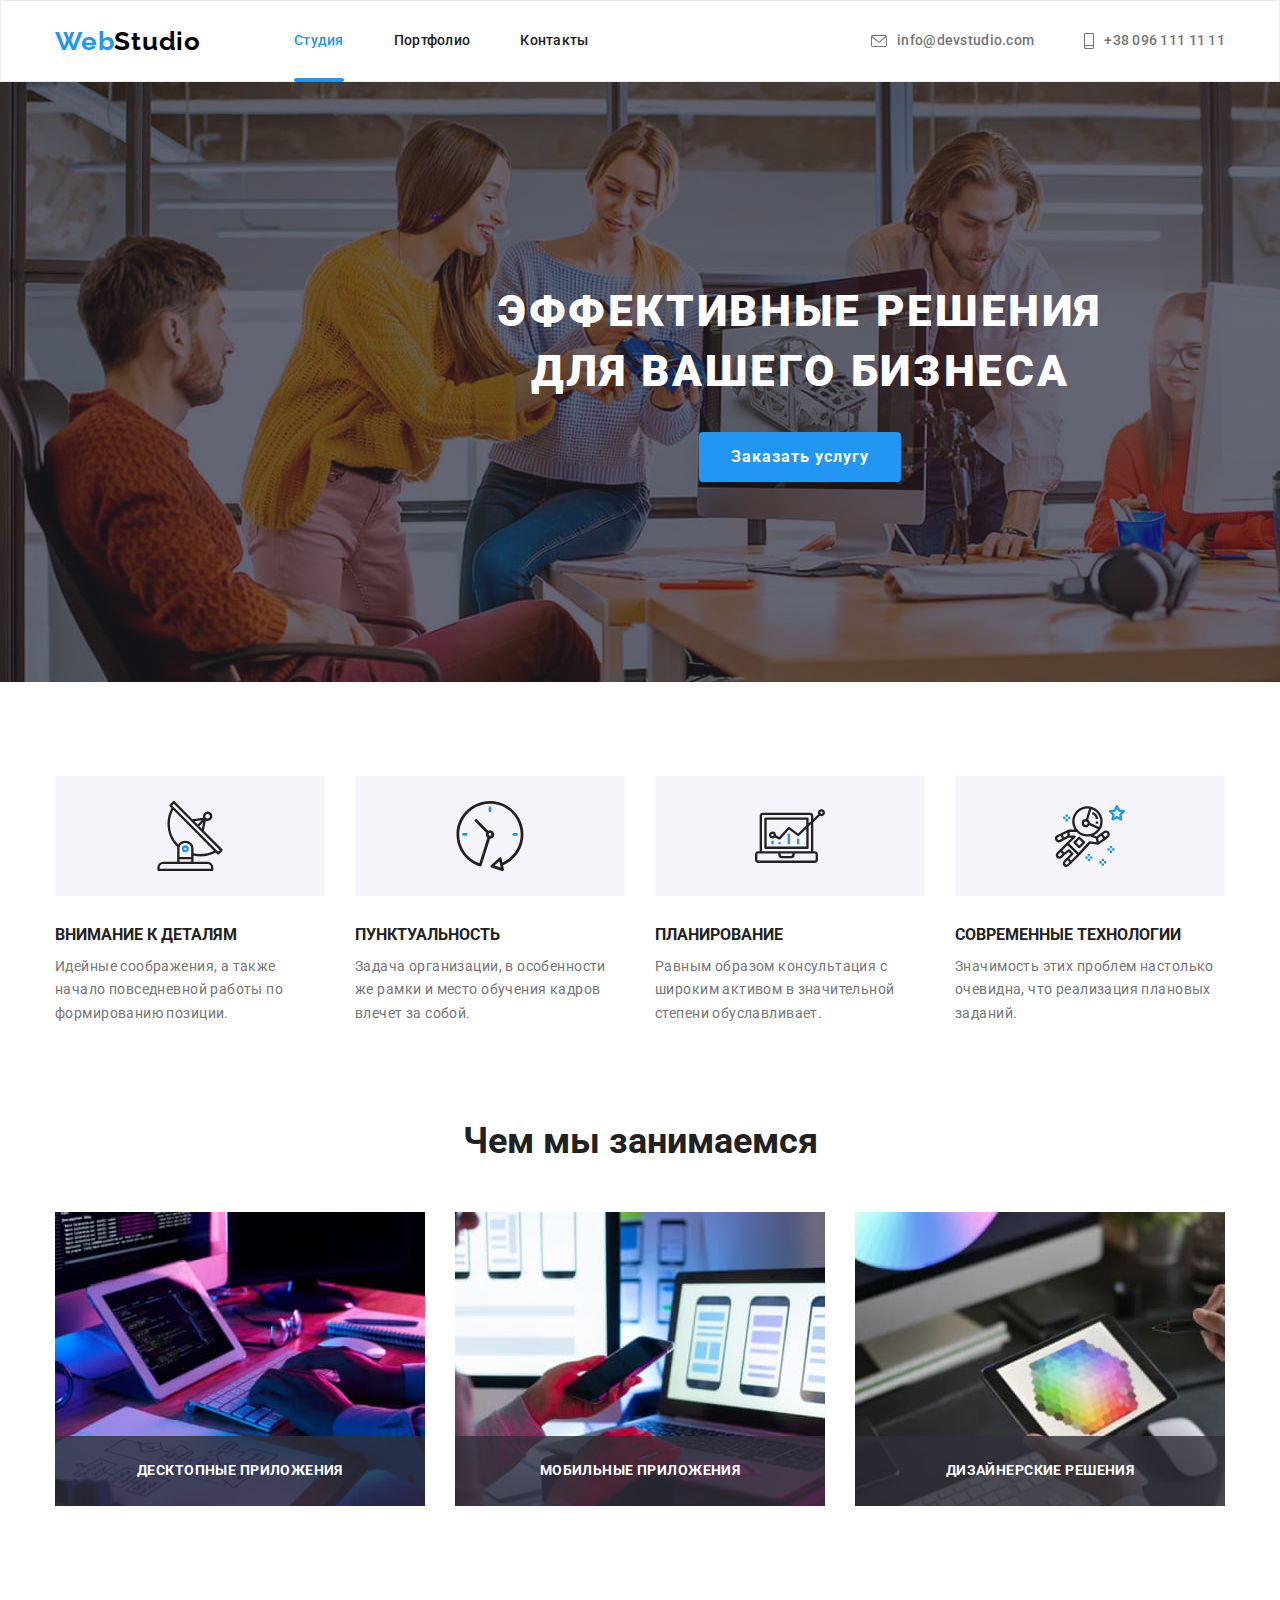
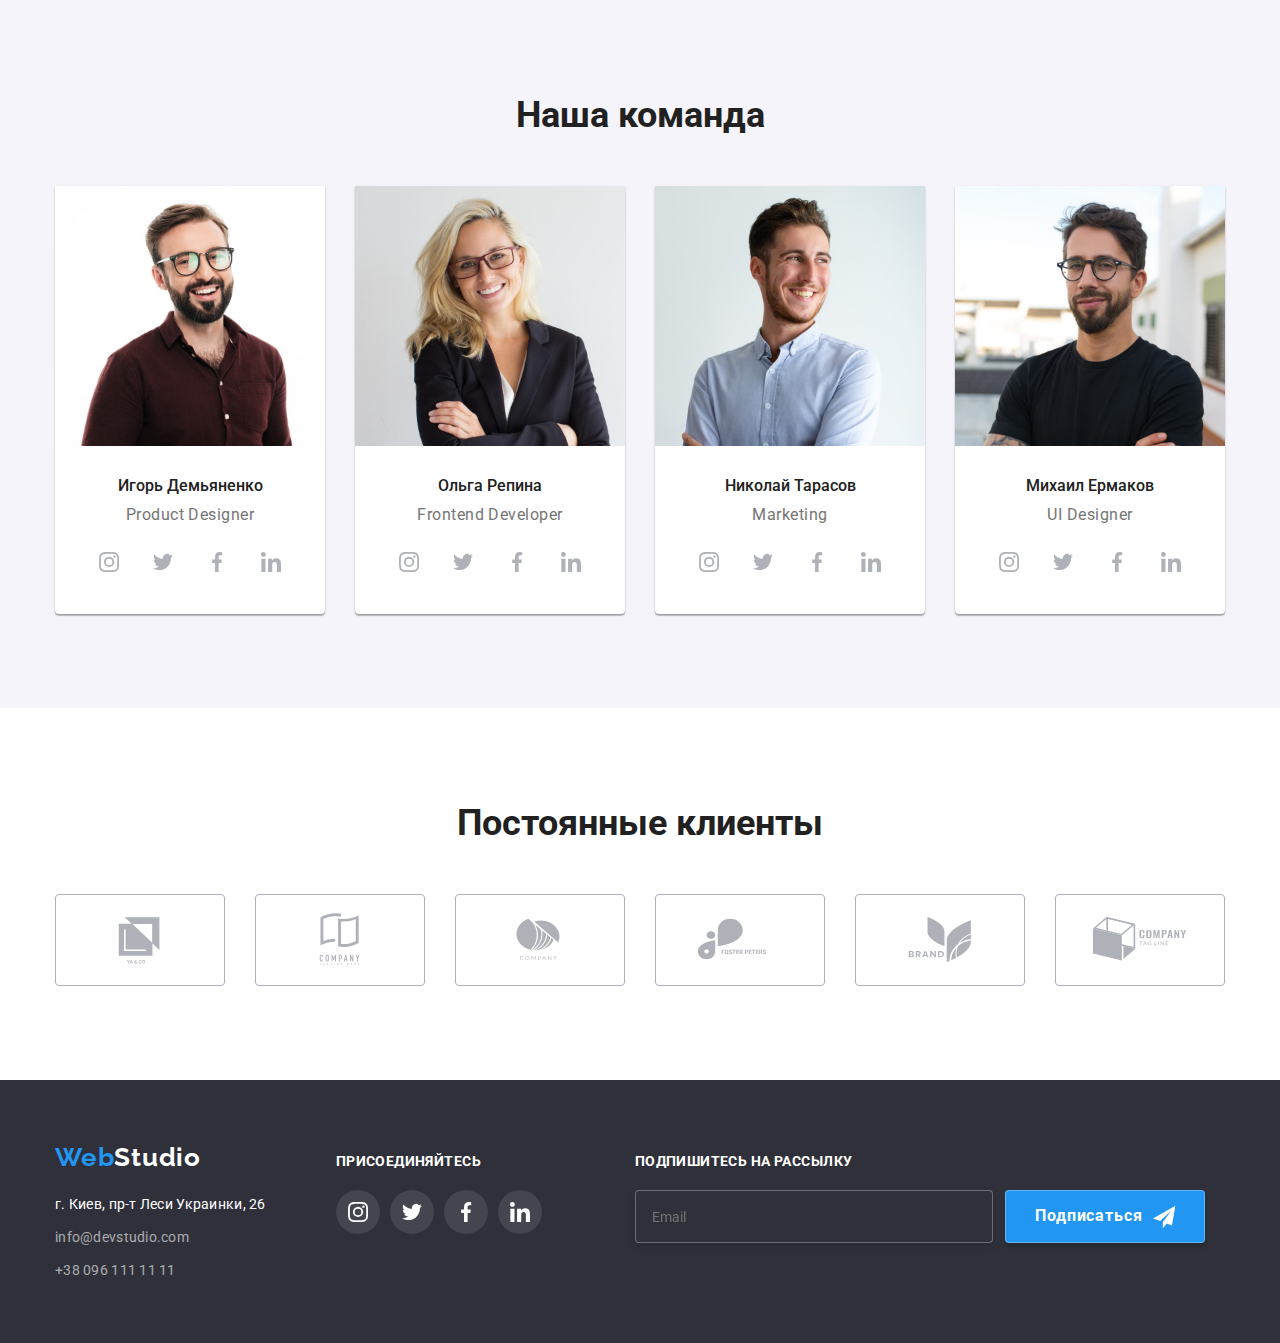
<file: index.html>
<!DOCTYPE html>
<html lang="ru">
<head>
    <meta charset="UTF-8">
    <meta http-equiv="X-UA-Compatible" content="IE=edge">
    <meta name="viewport" content="width=device-width, initial-scale=1.0">
    <title>WebStudio</title>
    <link href="https://fonts.googleapis.com/css2?family=Raleway:wght@700&family=Roboto:wght@400;500;700;900&display=swap" rel="stylesheet">
    <link rel="stylesheet" href="https://cdnjs.cloudflare.com/ajax/libs/modern-normalize/1.1.0/modern-normalize.min.css">
    <link rel="stylesheet" href="./css/styles.css">
</head>
<body>
    <!-- head of info -->
    <header class="style">
        <div class="container main-nav">
            <nav class="main-nav">
                <a href="./index.html" class="logo">Web<span class="logo-style">Studio</span></a>

                <ul class="list site-nav">
                    <li class="nav-item"><a href="./index.html" class="link current">Студия</a></li>
                    <li class="nav-item"><a href="./portfolio.html" class="link">Портфолио</a></li>
                    <li class="nav-item"><a href="./index.html" class="link">Контакты</a></li>
                </ul>
            </nav>
                <ul class="list contacts header-c">
                    <li class="nav-item">
                        <a href="mailto:info@devstudio.com" class="link">
                            <svg class="item-f" width="16" height="12">
                                <use href="./image/icons.svg#icon-envelope-opt"></use>
                            </svg>
                            info@devstudio.com
                        </a>
                    </li>
                    <li class="nav-item">
                        <a href="tel:+380961111111" class="link">
                        <svg class="item-f" width="10" height="16">
                            <use href="./image/icons.svg#icon-smartphone-opt"></use>
                        </svg>
                        +38 096 111 11 11
                        </a> 
                    </li>
                </ul>
        </div>
    </header>

    <main>
        <!-- hero -->
            <section class="hero accent-bg">
            <div class="container">
                <h1 class="hero-title">Эффективные решения для вашего бизнеса</h1>
               <button type="button" class="button" data-modal-open>Заказать услугу</button>
               <div class="backdrop is-hidden" data-modal>
                   <div class="modal">
                       <button type="button" class="modal-exit" data-modal-close>
                       <svg width="30" height="30">
                           <use href="./image/icons.svg#icon-close-c"></use>
                       </svg>
                        </button>
                   </div>
               </div>
            </div>
            </section>
            
        <!-- competencies -->
        <section class="section">
            <div class="container">
                <!-- hidden title -->
                <h2 class="section-title" hidden>Наши компетенции</h2>
                <!-- end of hidden title -->
                <ul class="list competencies">
                    <li class="comp-item">
                        <div class="items-s">
                            <svg width="70" height="70">
                                <use href="./image/icons.svg#icon-antenna-opt"></use>
                            </svg>
                        </div>
                            <h3 class="title">Внимание к деталям</h3>
                            <p class="content">Идейные соображения, а также начало повседневной работы по формированию позиции.</p>
                    </li>
                    <li class="comp-item"> 
                        <div class="items-s">
                            <svg width="70" height="70">
                                <use href="./image/icons.svg#icon-clock-opt"></use>
                            </svg>
                        </div>
                        <h3 class="title">Пунктуальность</h3>
                        <p class="content">Задача организации, в особенности же рамки и место обучения кадров влечет за собой.</p>
                    </li>
                    <li class="comp-item">
                        <div class="items-s">
                            <svg width="70" height="70">
                                <use href="./image/icons.svg#icon-diagram-opt"></use>
                            </svg>
                        </div>
                        <h3 class="title">Планирование</h3>
                        <p class="content">Равным образом консультация с широким активом в значительной степени обуславливает.</p>
                    </li>
                    <li class="comp-item">
                        <div class="items-s">
                            <svg width="70" height="70">
                                <use href="./image/icons.svg#icon-astronaut-opt"></use>
                            </svg>
                        </div>
                        <h3 class="title">Современные технологии</h3>
                        <p class="content">Значимость этих проблем настолько очевидна, что реализация плановых заданий.</p>
                    </li>
                </ul>
            </div>
        </section>

        <!-- affairs -->
        <section class="section no-padding">
            <div class="container">
                <h2 class="section-title">Чем мы занимаемся</h2>
                <ul class="list images">
                    <li class="list-img">
                        <div class="affairs">
                            <img src="./image/zanyatie-1-sq.jpg" alt="работает на десктопным приложением" width="370">
                            <p class="text">Десктопные приложения</p>
                        </div>
                    </li>
                    <li class="list-img">
                        <div class="affairs">
                            <img src="./image/zanyatie-2-sq.jpg" alt="работает на мобильном приложении" width="370">
                            <p class="text">Мобильные приложения</p>
                        </div>
                    </li>
                    <li class="list-img">
                        <div class="affairs">
                            <img src="./image/zanyatie-3-sq.jpg" alt="работает с палитрой цветов" width="370">
                            <p class="text">Дизайнерские решения</p>
                        </div>
                    </li>
                </ul>
            </div>
        </section>

        <!-- staffing -->
        <section class="section bgcolor-staff">
            <div class="container">
                <h2 class="section-title">Наша команда</h2>
                <ul class="list staffing">
                    <li class="staff-item">
                        <img src="./image/demyanenko-sq.jpg" alt="Product Designer Игорь Демьяненко" width="270">
                        <div class="staff-stand">
                            <h3 class="title">Игорь Демьяненко</h3>
                            <p lang="en" class="staff-name">Product Designer</p>
                            <ul class="list staffing">

                                <li class="staff-margin"> 
                                    <a href="" class="staff-icon">
                                        <svg class="color-icon" width="20" height="20">
                                            <use href="./image/icons.svg#icon-instagram-opt"></use>
                                        </svg>
                                    </a>
                                </li>

                                <li class="staff-margin"> 
                                    <a href="" class="staff-icon">
                                    <svg class="color-icon" width="20" height="20">
                                        <use href="./image/icons.svg#icon-twitter-opt"></use>
                                    </svg>
                                </a>
                                </li>

                                <li class="staff-margin"> 
                                    <a href="" class="staff-icon">
                                    <svg class="color-icon" width="20" height="20">
                                        <use href="./image/icons.svg#icon-facebook-opt"></use>
                                    </svg>
                                </a>
                                </li>

                                <li class="staff-margin"> 
                                    <a href="" class="staff-icon">
                                    <svg class="color-icon" width="20" height="20">
                                        <use href="./image/icons.svg#icon-linkedin-opt"></use>
                                    </svg>
                                </a>
                                </li>
                            </ul>
                        </div>
                    </li>
                    <li class="staff-item">
                        <img src="./image/repina-sq.jpg" alt="Frontend Developer Ольга Репина" width="270">
                        <div class="staff-stand">
                            <h3 class="title">Ольга Репина</h3>
                            <p lang="en" class="staff-name">Frontend Developer</p>
                            <ul class="list staffing">
                            
                                <li class="staff-margin">
                                    <a href="" class="staff-icon">
                                        <svg class="color-icon" width="20" height="20">
                                            <use href="./image/icons.svg#icon-instagram-opt"></use>
                                        </svg>
                                    </a>
                                </li>
                            
                                <li class="staff-margin">
                                    <a href="" class="staff-icon">
                                        <svg class="color-icon" width="20" height="20">
                                            <use href="./image/icons.svg#icon-twitter-opt"></use>
                                        </svg>
                                    </a>
                                </li>
                            
                                <li class="staff-margin">
                                    <a href="" class="staff-icon">
                                        <svg class="color-icon" width="20" height="20">
                                            <use href="./image/icons.svg#icon-facebook-opt"></use>
                                        </svg>
                                    </a>
                                </li>
                            
                                <li class="staff-margin">
                                    <a href="" class="staff-icon">
                                        <svg class="color-icon" width="20" height="20">
                                            <use href="./image/icons.svg#icon-linkedin-opt"></use>
                                        </svg>
                                    </a>
                                </li>
                            </ul>
                        </div>
                    </li>
                    <li class="staff-item">
                        <img src="./image/tarasov-sq.jpg" alt="Marketing Николай Тарасов" width="270">
                        <div class="staff-stand">
                            <h3 class="title">Николай Тарасов</h3>
                            <p lang="en" class="staff-name">Marketing</p>
                            <ul class="list staffing">
                            
                                <li class="staff-margin">
                                    <a href="" class="staff-icon">
                                        <svg class="color-icon" width="20" height="20">
                                            <use href="./image/icons.svg#icon-instagram-opt"></use>
                                        </svg>
                                    </a>
                                </li>
                            
                                <li class="staff-margin">
                                    <a href="" class="staff-icon">
                                        <svg class="color-icon" width="20" height="20">
                                            <use href="./image/icons.svg#icon-twitter-opt"></use>
                                        </svg>
                                    </a>
                                </li>
                            
                                <li class="staff-margin">
                                    <a href="" class="staff-icon">
                                        <svg class="color-icon" width="20" height="20">
                                            <use href="./image/icons.svg#icon-facebook-opt"></use>
                                        </svg>
                                    </a>
                                </li>
                            
                                <li class="staff-margin">
                                    <a href="" class="staff-icon">
                                        <svg class="color-icon" width="20" height="20">
                                            <use href="./image/icons.svg#icon-linkedin-opt"></use>
                                        </svg>
                                    </a>
                                </li>
                            </ul>
                        </div>
                    </li>
                    <li class="staff-item">
                        <img src="./image/ermakov-sq.jpg" alt="UI Designer Михаил Ермаков" width="270">
                        <div class="staff-stand">
                            <h3 class="title">Михаил Ермаков</h3>
                            <p lang="en" class="staff-name">UI Designer</p>
                            <ul class="list staffing">
                            
                                <li class="staff-margin">
                                    <a href="" class="staff-icon">
                                        <svg class="color-icon" width="20" height="20">
                                            <use href="./image/icons.svg#icon-instagram-opt"></use>
                                        </svg>
                                    </a>
                                </li>
                            
                                <li class="staff-margin">
                                    <a href="" class="staff-icon">
                                        <svg class="color-icon" width="20" height="20">
                                            <use href="./image/icons.svg#icon-twitter-opt"></use>
                                        </svg>
                                    </a>
                                </li>
                            
                                <li class="staff-margin">
                                    <a href="" class="staff-icon">
                                        <svg class="color-icon" width="20" height="20">
                                            <use href="./image/icons.svg#icon-facebook-opt"></use>
                                        </svg>
                                    </a>
                                </li>
                            
                                <li class="staff-margin">
                                    <a href="" class="staff-icon">
                                        <svg class="color-icon" width="20" height="20">
                                            <use href="./image/icons.svg#icon-linkedin-opt"></use>
                                        </svg>
                                    </a>
                                </li>
                            </ul>
                        </div>
                    </li>
                </ul>
            </div>
        </section>

        <!-- clients -->
        <section class="section">
            <div class="container">
            <h2 class="section-title">Постоянные клиенты</h2>
                <ul class="list staffing">

                    <li class="clients">
                        <a href="" class="clients-link">
                            <svg class="clients-icon" width="106" height="60">
                                <use href="./image/icons.svg#icon-client-1-1"></use>
                            </svg>
                        </a>
                    </li>

                    <li class="clients">
                        <a href="" class="clients-link">
                            <svg class="clients-icon" width="106" height="60">
                                <use href="./image/icons.svg#icon-client-2-2"></use>
                            </svg>
                        </a>
                    </li>
                    <li class="clients">
                        <a href="" class="clients-link">
                            <svg class="clients-icon" width="106" height="60">
                                <use href="./image/icons.svg#icon-client-3-3"></use>
                            </svg>
                        </a>
                    </li>
                    <li class="clients">
                        <a href="" class="clients-link">
                            <svg class="clients-icon" width="106" height="60">
                                <use href="./image/icons.svg#icon-client-4-4"></use>
                            </svg>
                        </a>
                    </li>
                    <li class="clients">
                        <a href="" class="clients-link">
                            <svg class="clients-icon" width="106" height="60">
                                <use href="./image/icons.svg#icon-client-5-5"></use>
                            </svg>
                        </a>
                    </li>
                    <li class="clients">
                        <a href="" class="clients-link">
                            <svg class="clients-icon" width="106" height="60">
                                <use href="./image/icons.svg#icon-client-6-6"></use>
                            </svg>
                        </a>
                    </li>
                </ul>
            </div>
        </section>
    </main>

    <footer class="accent-bg">
        <div class="container flex">
            <div>
            <a href="./index.html" class="logo logo-f">Web<span class="logo-style logo-footer">Studio</span></a>
            <address>
                <ul class="list contacts">
                    <li class="adress">г. Киев, пр-т Леси Украинки, 26</li> 
                    <li class="adress"><a href="mailto:info@devstudio.com" class="link link-design">info@devstudio.com</a></li>
                    <li><a href="tel:+380961111111" class="link link-design">+38 096 111 11 11</a></li>
                </ul>
            </address>
            </div>

            <div class="footer-stand">
             <p class="footer-header">Присоединяйтесь</p>
                <ul class="list staffing">
                
                    <li class="circle">
                        <a href="" class="footer-icon">
                            <svg class="color-footer-icon" width="20" height="20">
                                <use href="./image/icons.svg#icon-instagram-opt"></use>
                            </svg>
                        </a>
                    </li>
                
                    <li class="circle">
                        <a href="" class="footer-icon">
                            <svg class="color-footer-icon" width="20" height="20">
                                <use href="./image/icons.svg#icon-twitter-opt"></use>
                            </svg>
                        </a>
                    </li>
                
                    <li class="circle">
                        <a href="" class="footer-icon">
                            <svg class="color-footer-icon" width="20" height="20">
                                <use href="./image/icons.svg#icon-facebook-opt"></use>
                            </svg>
                        </a>
                    </li>
                
                    <li class="circle">
                        <a href="" class="footer-icon">
                            <svg class="color-footer-icon" width="20" height="20">
                                <use href="./image/icons.svg#icon-linkedin-opt"></use>
                            </svg>
                        </a>
                    </li>

                </ul>
            </div>

            <form class="form">
                <p class="form-text">Подпишитесь на рассылку</p>
                <div class="wrapper">
                <input type="email" name="mailing" id="mailing" placeholder="Email" class="form-input">
                <button type="submit" class="input-button">
                     Подписаться
                    <svg width="24" height="24" class="icon-input">
                        <use href="./image/icons.svg#icon-icon-send-1">
                        </use>
                    </svg>
                </button>
                </div>
            </form>
        </div>
    </footer>
    <script src="./js/modal.js"></script>
</body>
</html>
</file>
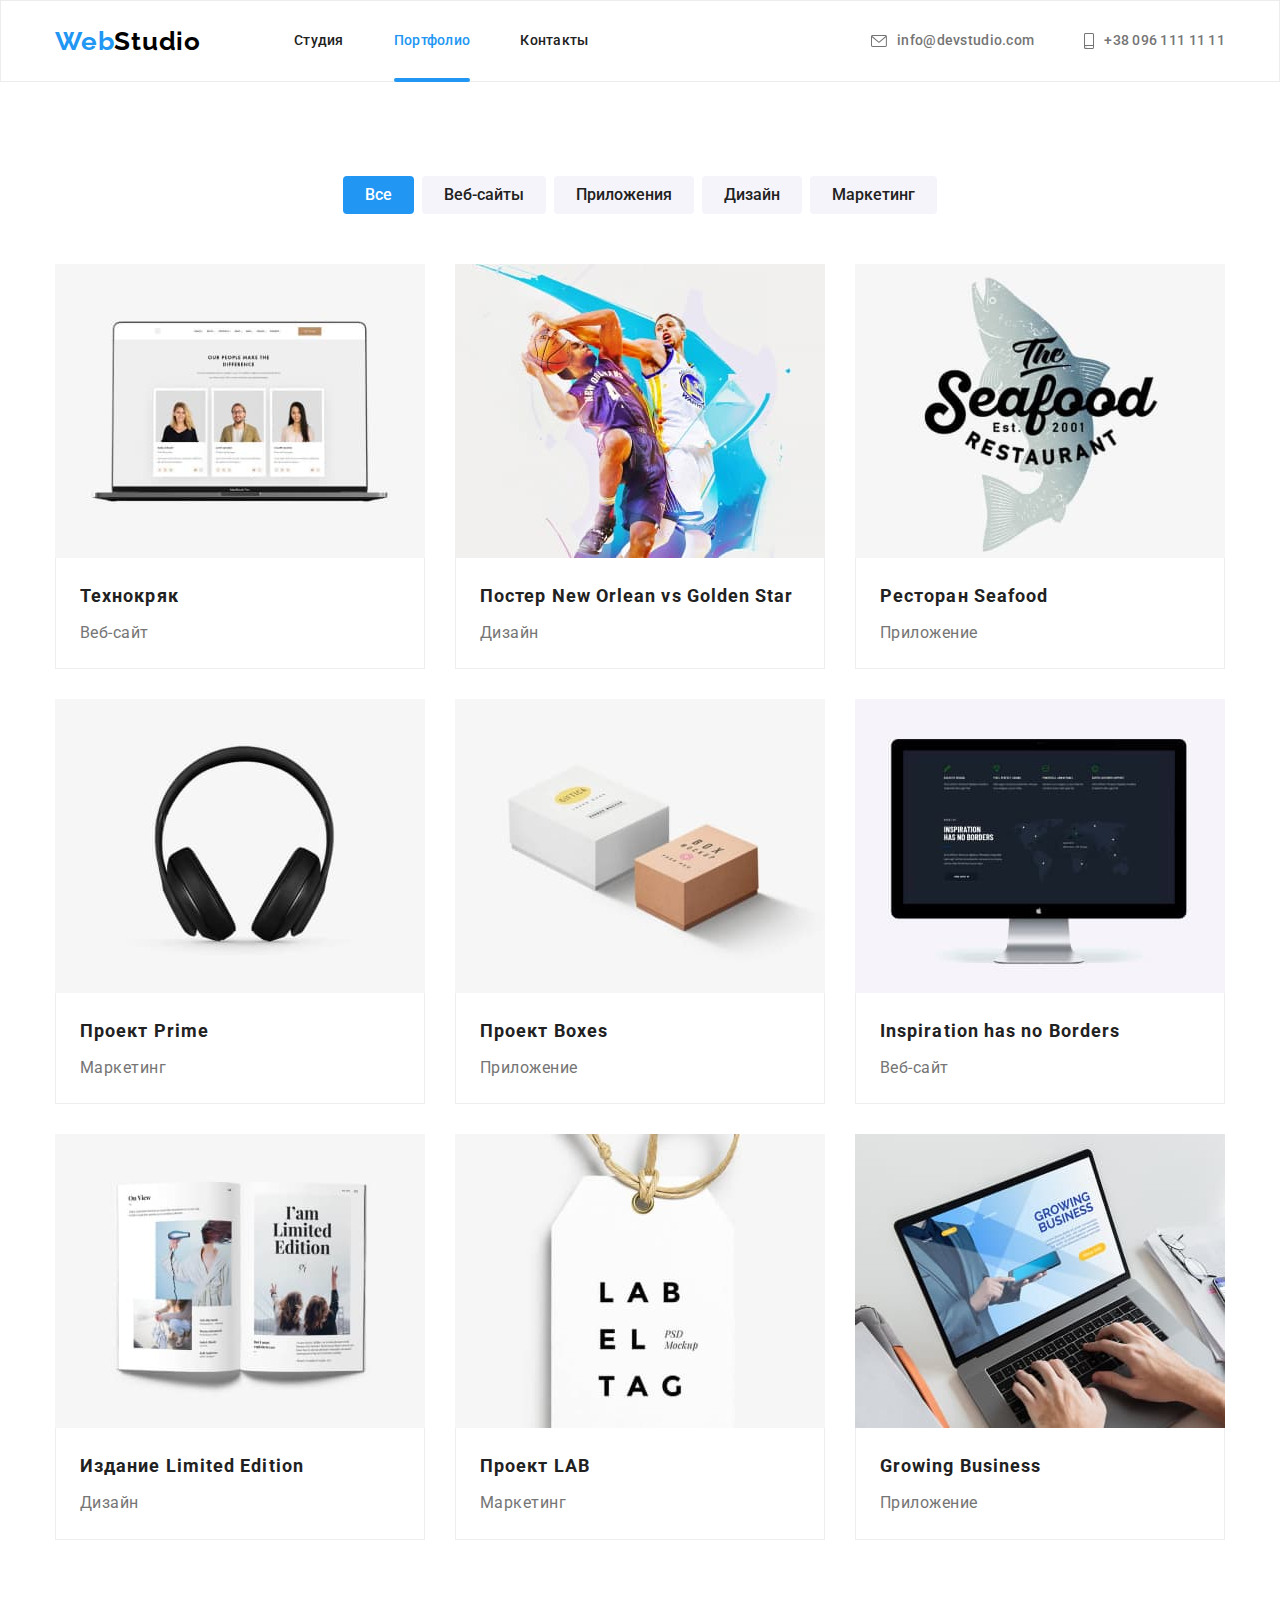
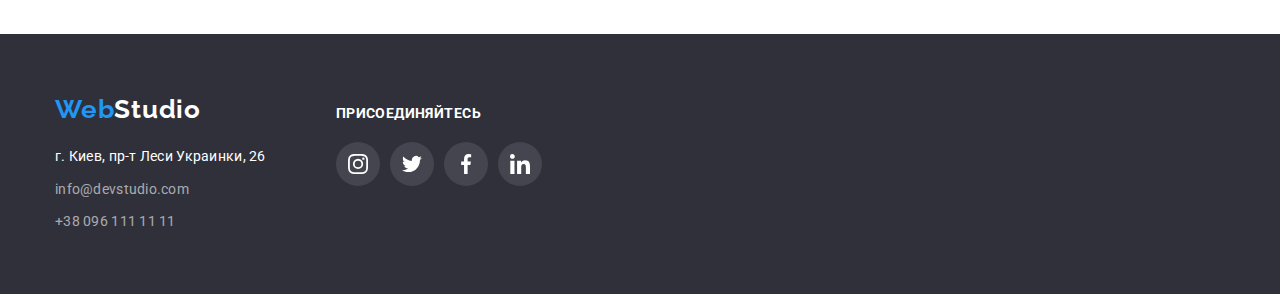
<file: portfolio.html>
<!DOCTYPE html>
<html lang="ru">
<head>
    <meta charset="UTF-8">
    <meta http-equiv="X-UA-Compatible" content="IE=edge">
    <meta name="viewport" content="width=device-width, initial-scale=1.0">
    <title>Portfolio</title>
    <link href="https://fonts.googleapis.com/css2?family=Raleway:wght@700&family=Roboto:wght@400;500;700;900&display=swap"
        rel="stylesheet">
    <link rel="stylesheet" href="https://cdnjs.cloudflare.com/ajax/libs/modern-normalize/1.1.0/modern-normalize.min.css">
    <link rel="stylesheet" href="./css/styles.css">
</head>
<body>
    <!-- head of info -->
    <header class="style">
        <div class="container main-nav">
            <nav class="main-nav">
                <a href="./index.html" class="logo">Web<span class="logo-style">Studio</span></a>
    
                <ul class="list site-nav">
                    <li class="nav-item"><a href="./index.html" class="link">Студия</a></li>
                    <li class="nav-item"><a href="./portfolio.html" class="link current">Портфолио</a></li>
                    <li class="nav-item"><a href="./index.html" class="link">Контакты</a></li>
                </ul>
            </nav>
            <ul class="list contacts header-c">
                <li class="nav-item">
                    <a href="mailto:info@devstudio.com" class="link">
                        <svg class="item-f" width="16" height="12">
                            <use href="./image/icons.svg#icon-envelope-opt"></use>
                        </svg>
                        info@devstudio.com
                    </a>
                </li>
                <li class="nav-item">
                    <a href="tel:+380961111111" class="link">
                        <svg class="item-f" width="10" height="16">
                            <use href="./image/icons.svg#icon-smartphone-opt"></use>
                        </svg>
                        +38 096 111 11 11
                    </a>
                </li>
            </ul>
        </div>
    </header>

    <main>   
        <section class="sect-padding">
            <div class="container">
                <!-- hidden title -->
                <h1 hidden>Примеры наших работ</h1>
                <!-- end of hidden title  -->

                <!-- filter -->
                <ul class="list filter-disp">
                    <li class="filter-item"><button type="button" class="filter main-button">Все</button></li>
                    <li class="filter-item"><button type="button" class="filter">Веб-сайты</button></li>
                    <li class="filter-item"><button type="button" class="filter">Приложения</button></li>
                    <li class="filter-item"><button type="button" class="filter">Дизайн</button></li>
                    <li class="filter-item"><button type="button" class="filter">Маркетинг</button></li>
                </ul>
            
             
                    <!-- examples -->
                <ul class="list examples">
                    <li class="examp-flex">
                        <a href="" class="link-examples">
                            <div class="thumb">
                                <img src="./image/technokryak.jpg" alt="Пример работы Технокряк" width="370">
                                <div class="overlay">
                                    <p class="overlay-text">
                                        Ресурс предлагает комплексные предложения с разным уровнем функционала и сервисов. Все это позволит посетителю получить
                                        исчерпывающие сведения о компании или частном лице.
                                    </p>
                                </div>
                            </div>
                            <div class="examp-stand">
                                <h2 class="example-title">Технокряк</h2>
                                <p class="example-text">Веб-сайт</p>
                            </div>
                        </a>
                    </li>
                    <li class="examp-flex">
                        <a href="" class="link-examples">
                            <div class="thumb">
                                <img src="./image/new-orlean-vs-golden-star.jpg" alt="Постер New Orlean vs Golden Star" width="370">
                                <div class="overlay">
                                    <p class="overlay-text">
                                        Ресурс предлагает комплексные предложения с разным уровнем функционала и сервисов. Все это позволит посетителю
                                        получить
                                        исчерпывающие сведения о компании или частном лице.
                                    </p>
                                </div>
                            </div>
                            <div class="examp-stand">
                                <h2 class="example-title">Постер <span lang="en">New Orlean vs Golden Star</span></h2>
                                <p class="example-text">Дизайн</p>
                            </div>
                        </a>
                    </li>
                    <li class="examp-flex">
                        <a href="" class="link-examples">
                            <div class="thumb">
                                <img src="./image/seafood.jpg" alt="Пример работы ресторан Seafood" width="370">
                                <div class="overlay">
                                    <p class="overlay-text">
                                        Ресурс предлагает комплексные предложения с разным уровнем функционала и сервисов. Все это позволит посетителю
                                        получить
                                        исчерпывающие сведения о компании или частном лице.
                                    </p>
                                </div>
                            </div>
                            <div class="examp-stand">
                                <h2 class="example-title">Ресторан <span lang="en">Seafood</span></h2>
                                <p class="example-text">Приложение</p>
                            </div>
                        </a>
                    </li>
                    <li class="examp-flex">
                        <a href="" class="link-examples">
                            <div class="thumb">
                                <img src="./image/prime.jpg" alt="Проект Prime" width="370">
                                <div class="overlay">
                                    <p class="overlay-text">
                                        Ресурс предлагает комплексные предложения с разным уровнем функционала и сервисов. Все это позволит посетителю
                                        получить
                                        исчерпывающие сведения о компании или частном лице.
                                    </p>
                                </div>
                            </div>
                            <div class="examp-stand">
                                <h2 class="example-title">Проект <span lang="en">Prime</span></h2>
                                <p class="example-text">Маркетинг</p>
                            </div>
                        </a>
                    </li>
                    <li class="examp-flex">
                        <a href="" class="link-examples">   
                            <div class="thumb">
                                <img src="./image/boxes.jpg" alt="Проект Boxes" width="370">
                                <div class="overlay">
                                    <p class="overlay-text">
                                        Ресурс предлагает комплексные предложения с разным уровнем функционала и сервисов. Все это позволит посетителю
                                        получить
                                        исчерпывающие сведения о компании или частном лице.
                                    </p>
                                </div>
                            </div>
                            <div class="examp-stand">
                                <h2 class="example-title">Проект <span lang="en">Boxes</span></h2>
                                <p class="example-text">Приложение</p>
                            </div>
                        </a>
                    </li>
                    <li class="examp-flex">
                        <a href="" class="link-examples">
                            <div class="thumb">
                                <img src="./image/inspiration-has-no-borders.jpg" alt=" Проект Inspiration has no Borders" width="370">
                                <div class="overlay">
                                    <p class="overlay-text">
                                        Ресурс предлагает комплексные предложения с разным уровнем функционала и сервисов. Все это позволит посетителю
                                        получить
                                        исчерпывающие сведения о компании или частном лице.
                                    </p>
                                </div>
                            </div>
                            <div class="examp-stand">
                                <h2 lang="en" class="example-title">Inspiration has no Borders</h2>
                                <p class="example-text">Веб-сайт</p>
                            </div>
                        </a>
                    </li>
                    <li class="examp-flex">
                        <a href="" class="link-examples">
                                <div class="thumb">
                                    <img src="./image/limited-edition.jpg" alt=" Проект Издание Limited Edition" width="370">
                                    <div class="overlay">
                                        <p class="overlay-text">
                                            Ресурс предлагает комплексные предложения с разным уровнем функционала и сервисов. Все это позволит посетителю
                                            получить
                                            исчерпывающие сведения о компании или частном лице.
                                        </p>
                                    </div>
                                </div>
                            <div class="examp-stand">
                                <h2 class="example-title">Издание <span lang="en">Limited Edition</span></h2>
                                <p class="example-text">Дизайн</p>
                            </div>
                        </a>
                    </li>
                    <li class="examp-flex">
                        <a href="" class="link-examples">
                            <div class="thumb">
                                <img src="./image/lab.jpg" alt="Проект LAB" width="370">
                                <div class="overlay">
                                    <p class="overlay-text">
                                        Ресурс предлагает комплексные предложения с разным уровнем функционала и сервисов. Все это позволит посетителю получить
                                        исчерпывающие сведения о компании или частном лице.
                                    </p>
                                </div>
                            </div>
                            <div class="examp-stand">
                                <h2 class="example-title">Проект <span lang="en">LAB</span></h2>
                                <p class="example-text">Маркетинг</p>
                            </div>
                        </a>
                    </li>
                    <li class="examp-flex">
                        <a href="" class="link-examples">
                        <div class="thumb">
                            <img src="./image/growing-business.jpg" alt=" Проект Growing Business" width="370">
                            <div class="overlay">
                                <p class="overlay-text">
                                    Ресурс предлагает комплексные предложения с разным уровнем функционала и сервисов. Все это позволит посетителю
                                    получить
                                    исчерпывающие сведения о компании или частном лице.
                                </p>
                            </div>
                        </div>
                            <div class="examp-stand">
                                <h2 lang="en" class="example-title">Growing Business</h2>
                                <p class="example-text">Приложение</p>
                            </div>
                        </a>
                    </li>
                </ul>
            </div>
        </section>
    </main>
    
    
    <footer class="accent-bg">
        <div class="container flex">
            <div>
                <a href="./index.html" class="logo logo-f">Web<span class="logo-style logo-footer">Studio</span></a>
                <address>
                    <ul class="list contacts">
                        <li class="adress">г. Киев, пр-т Леси Украинки, 26</li>
                        <li class="adress"><a href="mailto:info@devstudio.com"
                                class="link link-design">info@devstudio.com</a></li>
                        <li><a href="tel:+380961111111" class="link link-design">+38 096 111 11 11</a></li>
                    </ul>
                </address>
            </div>
            <div class="footer-stand">
                <p class="footer-header">Присоединяйтесь</p>
                <ul class="list staffing">
    
                    <li class="circle">
                        <a href="" class="staff-icon">
                            <svg class="color-footer-icon" width="20" height="20">
                                <use href="./image/icons.svg#icon-instagram-opt"></use>
                            </svg>
                        </a>
                    </li>
    
                    <li class="circle">
                        <a href="" class="staff-icon">
                            <svg class="color-footer-icon" width="20" height="20">
                                <use href="./image/icons.svg#icon-twitter-opt"></use>
                            </svg>
                        </a>
                    </li>
    
                    <li class="circle">
                        <a href="" class="staff-icon">
                            <svg class="color-footer-icon" width="20" height="20">
                                <use href="./image/icons.svg#icon-facebook-opt"></use>
                            </svg>
                        </a>
                    </li>
    
                    <li class="circle">
                        <a href="" class="staff-icon">
                            <svg class="color-footer-icon" width="20" height="20">
                                <use href="./image/icons.svg#icon-linkedin-opt"></use>
                            </svg>
                        </a>
                    </li>
    
                </ul>
            </div>
        </div>
    </footer>
</body>
</file>
<file: css/styles.css>
:root {
  --primary-text-color: #757575;
  --title-text-color: #212121;
  --accent-color: #2196f3;
  --primary-white-color: #ffffff;
  --bg-color-filter: #f5f4fa;
  --bg-color-footer-header: #2f303a;
  --secondary-logo-color: #000000;
  --hover-button-color: #188CE8;
  --border-header-color:#ECECEC;
  --font-color-link-footer:rgba(255, 255, 255, 0.6);
  --color-icon: #AFB1B8;
  --bg-icon-footer: rgba(255, 255, 255, 0.1);
  --bg-position-block: rgba(47, 48, 58, 0.8);
  --bg-overlay: rgba(33, 150, 243, 0.9);
  --bg-backdrop: rgba(0, 0, 0, 0.2);
  --timing-function: cubic-bezier(0.4, 0, 0.2, 1);
  --duration: 250ms;
}

body {
  background-color: var(--primary-white-color);
  color: var(--primary-text-color);
  font-family: Roboto, sans-serif;
  font-size: 14px;
}

.container {
  width: 1200px;
  margin-left: auto;
  margin-right: auto;
  padding-right: 15px;
  padding-left: 15px;
  
}

img {
  display: block;
  min-width: 100%;
  height: auto;
}

.main-nav {
  display: flex;
  align-items: center;
}

.style {
  border: 1px solid var(--border-header-color);
}

.logo {
  display: block;
  padding-top: 24px;
  padding-bottom: 24px;

  color: var(--accent-color);
  font-family: Raleway, sans-serif;
  font-weight: 700;
  font-size: 26px;
  line-height: 1.19;
  text-decoration: none;
  letter-spacing: 0.03em;

  
  
}

.logo:hover .logo-style,
.logo:focus .logo-style,
.nav-item .link:hover,
.nav-item .link:focus,
.link:hover,
.link:focus 
{
  color: var(--accent-color);
}

.logo-style {
  color: var(--secondary-logo-color);
  transition: color var(--duration) var(--timing-function);
}

.list {
  list-style: none;
  margin-top: 0;
  margin-bottom: 0;
  padding-left: 0;
}

/* navigation */

.header-c .link {
  display: flex;
  align-items: center;
}

.nav-item {
  display: flex;
  align-items: center;
  color: var(--primary-text-color);
}

.item-f {
  margin-right: 10px;
  cursor: pointer;
  fill: currentColor;
}

.site-nav {
  display: flex;
  margin-left: 93px;
}

.site-nav .nav-item + .nav-item {
  margin-left: 50px;
}

.nav-item .link {
  padding-top: 32px;
  padding-bottom: 32px;

  transition: color var(--duration) var(--timing-function);
}
.site-nav .link {
  display: block;
  padding-top: 32px;
  padding-bottom: 32px;

  color: var(--title-text-color);
  font-weight: 500;
  line-height: 1.14;
  letter-spacing: 0.02em;
  
}

.site-nav .link.current {
  color: var(--accent-color);
}

.nav-item {
  position: relative;
}

.site-nav .link.current::after {
  content: '';

  position: absolute;
  width: 100%;
  bottom: -1px;

  display: flex;

  height: 4px;
 
  background-color: var(--accent-color);
  border-radius: 2px; 
}



/* contacts  */

.contacts {
  color: var(--primary-white-color);
  font-style: normal;
  font-weight: 500;
  line-height: 1.14;
  letter-spacing: 0.02em;
}

.contacts.header-c {
  display: flex;
  margin-left: auto;
}

.contacts .nav-item+.nav-item {
  margin-left: 50px;
}

.link {
  color: var(--primary-text-color);
  text-decoration: none;

  transition: color var(--duration) var(--timing-function);
}

/* hero */

.hero {
  height: 600px;
  width: 1600px;
  margin-left: auto;
  margin-right: auto;

   background-image:
   linear-gradient(to top, rgba(47,48,58,0.4), rgba(47,48,58,0.4)),
  url(../image/main-img-sq.jpg);  

  background-repeat: no-repeat;
  background-position: center;
  background-size: cover;
}

.hero.accent-bg {
  padding-top: 200px;
  padding-bottom: 200px;
}

.hero-title {
  width: 696px;
  margin: 0 auto 30px;

  color: var(--primary-white-color);
  font-weight: 900;
  font-size: 44px;
  line-height: 1.36;
  text-align: center;
  letter-spacing: 0.06em;
  text-transform: uppercase;
}

.button {
  padding: 10px 32px;
  min-width: 200px;
  display: block;
  margin: 0 auto;

  color: var(--primary-white-color);
  background-color: var(--accent-color);
  font-family: inherit;
  font-weight: 700;
  font-size: 16px;
  line-height: 1.9;
  text-align: center; 
  letter-spacing: 0.06em;

  cursor: pointer;
  border: none;
  border-radius: 4px;

  transition: background var(--duration) var(--timing-function),
  box-shadow var(--duration) var(--timing-function);
}

.button:hover,
.button:focus {
  background: var(--hover-button-color);
  box-shadow: 0px 4px 4px rgba(0, 0, 0, 0.15);
}

.backdrop {
  position: fixed;
  top: 0;
  left: 0;
  width: 100%;
  height: 100%;
  background-color: var(--bg-backdrop);

  z-index: 1;
  opacity: 1;
  visibility: visible;

  transition: opacity var(--duration) var(--timing-function),
  visibility var(--duration) var(--timing-function);
  }

.backdrop.is-hidden {
  opacity: 0;
  pointer-events: none;
  visibility: hidden;
}

.backdrop.backdrop.is-hidden .modal {
  transform: translate(-50%,-50%) scale(2);
}

.modal {
  position: absolute;
  top: 50%;
  left: 50%;
  transform: translate(-50%, -50%) scale(1);

  display: flex;
  justify-content: flex-end;
  align-items: flex-start;
 
  min-width: 528px;
  min-height: 581px;
  
  background-color: var(--primary-white-color);
  box-shadow:
    0px 1px 3px rgba(0, 0, 0, 0.12),
    0px 1px 1px rgba(0, 0, 0, 0.14),
    0px 2px 1px rgba(0, 0, 0, 0.2);
  border-radius: 4px;

  transition: transform var(--duration) var(--timing-function); 
}

.modal-exit {
  margin-top: 8px;
  margin-right: 8px;
  padding: 0;
  border: none;
  background-color: var(--primary-white-color);
  cursor: pointer;
}


/* competencies  */

.items-s {
  display: flex;
  width: 270px;
  height: 120px;
  background-color: var(--bg-color-filter);
  margin-bottom: 30px;
  justify-content: center;
  align-items: center;
}

.section-title {
  margin-top: 0;
  margin-bottom: 50px;

  color: var(--title-text-color);
  font-weight: 700;
  font-size: 36px;
  line-height: 1.17;
  text-align: center;
}
.competencies {
  display: flex;
}

.comp-item {
  width: 270px;
}

.images .list-img + .list-img {
  margin-left: 30px;
}

.competencies .comp-item + .comp-item {
  margin-left: 30px;
}
.section {
  padding-top: 94px;
  padding-bottom: 94px;
}

.competencies .title {
  color: var(--title-text-color);

  font-weight: 700;
  line-height: 1.14;
  text-transform: uppercase;

  margin-top: 0;
  margin-bottom: 10px;
}

.content {
  margin-top: 0;
  margin-bottom: 0;

  line-height: 1.7;
  letter-spacing: 0.03em;
}

/* affairs */

.images {
display: flex;
}

.affairs {
  position: relative;
  display: flex;
  align-items: flex-end;
}

.affairs .text {
  display: flex;
  justify-content: center;
  align-items: center;
  margin: 0;
  width: 370px;
  height: 70px;
  
  background-color: var(--bg-position-block);
  font-weight: 700;
  line-height: 1.14;
  text-align: center;
  letter-spacing: 0.03em;
  text-transform: uppercase;
  color: var(--primary-white-color);

  position: absolute;
}

/* examples of main page */


.no-padding {
  padding-top: 0;
  padding-bottom: 94;
}
/* staffing  */

.staffing {
  display: flex;
  justify-content: center;
}

.staff-icon {
  display: flex;
  width: 44px;
  height: 44px;
  justify-content: center;
  align-items: center;
  border-radius: 50%;
  color: var(--color-icon);

  transition: background-color var(--duration) var(--timing-function),
  color var(--duration) var(--timing-function);
}
.color-icon {
  fill: currentColor;
}

.staff-icon:hover,
.staff-icon:focus {
  background-color: var(--accent-color);
  color: var(--primary-white-color);
}

.bgcolor-staff {
  background-color: var(--bg-color-filter);
}
.staffing .title {
  margin-bottom: 10px;
  margin-top: 0;

  color: var(--title-text-color);
  font-weight: 500;
  font-size: 16px;
  line-height: 1.19;
  text-align: center;
}

.staff-stand {
  padding-top: 30px;
  padding-bottom: 30px;
}

.staff-name {
  margin-top: 0;
  margin-bottom: 16px;

  font-size: 16px;
  line-height: 1.19;
  text-align: center;
  letter-spacing: 0.03em;
}

.staff-item {
  width: 270px;
  background-color: var(--primary-white-color);
  box-shadow: 0px 1px 3px 
  rgba(0, 0, 0, 0.12),
  0px 1px 1px
  rgba(0, 0, 0, 0.14),
  0px 2px 1px
  rgba(0, 0, 0, 0.2);
  border-radius: 0px 0px 4px 4px;
}
.staffing .staff-item + .staff-item {
  margin-left: 30px;
}
.staffing .staff-margin+.staff-margin {
  margin-left: 10px;
}

/* clients */

.clients {
  color: var(--color-icon);
}

.staffing .clients+.clients {
  margin-left: 30px;
}

.clients-link {
  width: 170px;
  height: 92px;
  display: flex;
  justify-content: center;
  align-items: center;
  border: 1px solid var(--color-icon);
  border-radius: 4px;
  cursor: pointer;
  color: var(--color-icon);

  transition: border var(--duration) var(--timing-function),
  color var(--duration) var(--timing-function);
}

.clients-icon {
  fill: currentColor;
}

.clients-link:hover,
.clients-link:focus {
  border: 1px solid var(--accent-color);
  color: var(--accent-color);
}

/* footer  */

.logo-footer {
  color: var(--primary-white-color);
}

.logo-style.logo-footer {
  color: var(--primary-white-color);
}

.logo-f  {
  /* display: inline-block; */
  margin-bottom: 20px;
  padding-top: 0;
  padding-bottom: 0;
}
.adress {
  margin-bottom: 9px;
}


.link-design,
.adress {
  font-weight: 400;
  line-height: 1.7;
}

.link-design {
  color: var(--font-color-link-footer);
}

.accent-bg {
  padding-top: 60px;
  padding-bottom: 60px;

  background-color: var(--bg-color-footer-header);
}

.flex {
  display: flex;
  align-items: baseline;
}
.footer-stand {
  display: flex;
  flex-direction: column;
  margin-left: 70px;
  color: var(--primary-white-color);
}

.footer-header {
  margin-top: 0;
  margin-bottom: 20px;
  padding: 0;
  font-weight: 700;
  line-height: 1.14;
  letter-spacing: 0.03em;
  text-transform: uppercase;
  color: var(--primary-white-color);
}

.footer-icon {
    display: flex;
    width: 44px;
    height: 44px;
    justify-content: center;
    align-items: center;
    border-radius: 50%;
    color: var(--color-icon);
  
    transition: background-color var(--duration) var(--timing-function);
}
.color-footer-icon {
  fill: var(--primary-white-color);
  }

.footer-icon:hover,
.footer-icon:focus {
  background-color: var(--accent-color);
}

.circle {
  border-radius: 50%;
  background: var(--bg-icon-footer);
  color: var(--primary-white-color);
}
.list .circle+.circle {
  margin-left: 10px;
}

/* classes for portfolio only*/
.sect-padding {
  padding-top: 94px;
  padding-bottom: 94px;
}
/* filter  */

.filter-disp {
  display: flex;
  margin-bottom: 50px;
  justify-content: center;
}
.filter-disp .filter-item + .filter-item {
  margin-left: 8px;
}

.filter {
  color: var(--title-text-color);
  background-color: var(--bg-color-filter);

  font-family: inherit;
  font-weight: 500;
  font-size: 16px;
  line-height: 1.6;
  text-align: center;

  cursor: pointer;
  border: none;
  border-radius: 4px;

  padding: 6px 22px;

  transition: background-color var(--duration) var(--timing-function),
  color var(--duration) var(--timing-function),
  box-shadow var(--duration) var(--timing-function);
}

.main-button {
  background-color: var(--accent-color);
  color: var(--primary-white-color);
}

.filter:hover,
.filter:focus {
  background-color: var(--accent-color);
  color: var(--primary-white-color);
  box-shadow: 0px 1px 1px rgba(0, 0, 0, 0.12),
  0px 4px 4px rgba(0, 0, 0, 0.06),
  1px 4px 6px rgba(0, 0, 0, 0.16);
}

/* examples  */
.examples {
  display: flex;
  flex-wrap: wrap;
}
.examp-flex {
  width: 370px;
  margin-right: 30px;
  margin-bottom: 30px;
}

.examp-flex:nth-child(3n) {
  margin-right: 0;
}

.examp-flex:nth-last-child(-n + 3) {
  margin-bottom: 0;
}

.link-examples {
  display: block;
  color: var(--primary-text-color);
  text-decoration: none;

  transition: box-shadow var(--duration) var(--timing-function);
}

.link-examples:hover,
.link-examples:focus
 {
  box-shadow: 0px 1px 1px rgba(0, 0, 0, 0.12),
  0px 4px 4px rgba(0, 0, 0, 0.06),
  1px 4px 6px rgba(0, 0, 0, 0.16);
}


.thumb {
  position: relative;
  overflow: hidden; 
  
}

.overlay {
  /* display: flex;
  justify-content: center;
  align-items: center; */
  position: absolute;
  top: 0;
  left: 0;

  margin: 0;
  width: 100%;
  height: 100%;

  background-color: var(--bg-overlay);
  
  opacity: 1;

  transform: translateY(101%);
  transition: transform var(--duration) var(--timing-function);
}

.overlay-text {
  position: absolute;
  left: 50%;
  top: 50%;
  transform: translate(-50%, -50%);

  margin: 0;
  width: 322px;

  font-size: 18px;
  line-height: 1.56;
  letter-spacing: 0.03em;
  color: var(--primary-white-color);
}

.link-examples:hover .overlay,
.link-examples:focus .overlay {
  opacity: 1;
  transform: translateY(0);
}

.examp-stand {
  padding: 20px 24px;
  border: 1px solid #EEEEEE;
  border-top: 0;
}

.example-title {
  margin-bottom: 4px;
  margin-top: 0;

  color: var(--title-text-color);
  font-weight: 700;
  font-size: 18px;
  line-height: 2;
  letter-spacing: 0.06em;
}

.example-text {
  margin-top: 0;
  margin-bottom: 0;

  font-size: 16px;
  line-height: 1.9;
  letter-spacing: 0.03em;
}

/* form */
.form {
 margin-left: 93px;
 display: flex;
 flex-direction: column;
 
 padding: 0;

}
.wrapper {
  display: flex;
}

.form-input {
  width: 358px;
  
  
  padding-top: 15px;
  padding-left: 16px;
  padding-bottom: 15px;

  border: 1px solid rgba(255, 255, 255, 0.3);
  filter: drop-shadow(0px 4px 4px rgba(0, 0, 0, 0.15));
  border-radius: 4px;
  background-color: var(--bg-color-footer-header);
  color: var(--font-color-link-footer);

}
.form-text {
  display: block;
  margin-bottom: 20px;
  
  
  font-weight: 700;
  line-height: 1.14;
  letter-spacing: 0.03em;
  text-transform: uppercase;
  color: var(--primary-white-color);
  

}
.input-button {
  display: flex;
  align-items: center;
  text-align: center;
  width: 200px;
  margin-left: 12px;
  padding: 10px 28px 10px 29px;

  font-weight: 700;
  font-size: 16px;
  line-height: 1.9;
  letter-spacing: 0.06em;
  color: var(--primary-white-color);
  background: var(--accent-color);
  box-shadow: 0px 4px 4px rgba(0, 0, 0, 0.15);
  border: 1px solid rgba(255, 255, 255, 0.3);
  border-radius: 4px;

  cursor: pointer;
}
.icon-input {
  margin-left: 10px;
}

/* #2F303A color back hero */
/* 2196F3 color hover head  */
/* 212121 cjljr text head */
/* 757575 color  link  */
/* 2196F3 color hover link */
/* FFFFFF hero color  */
/* FFFFFF button color  */
/* 757575 color text section 2  */
/* 212121 color header section 2 */
/* #F5F4FA color section our staff  */
/* #2F303A color back footer  */
/* 000000 logo color  */
</file>
